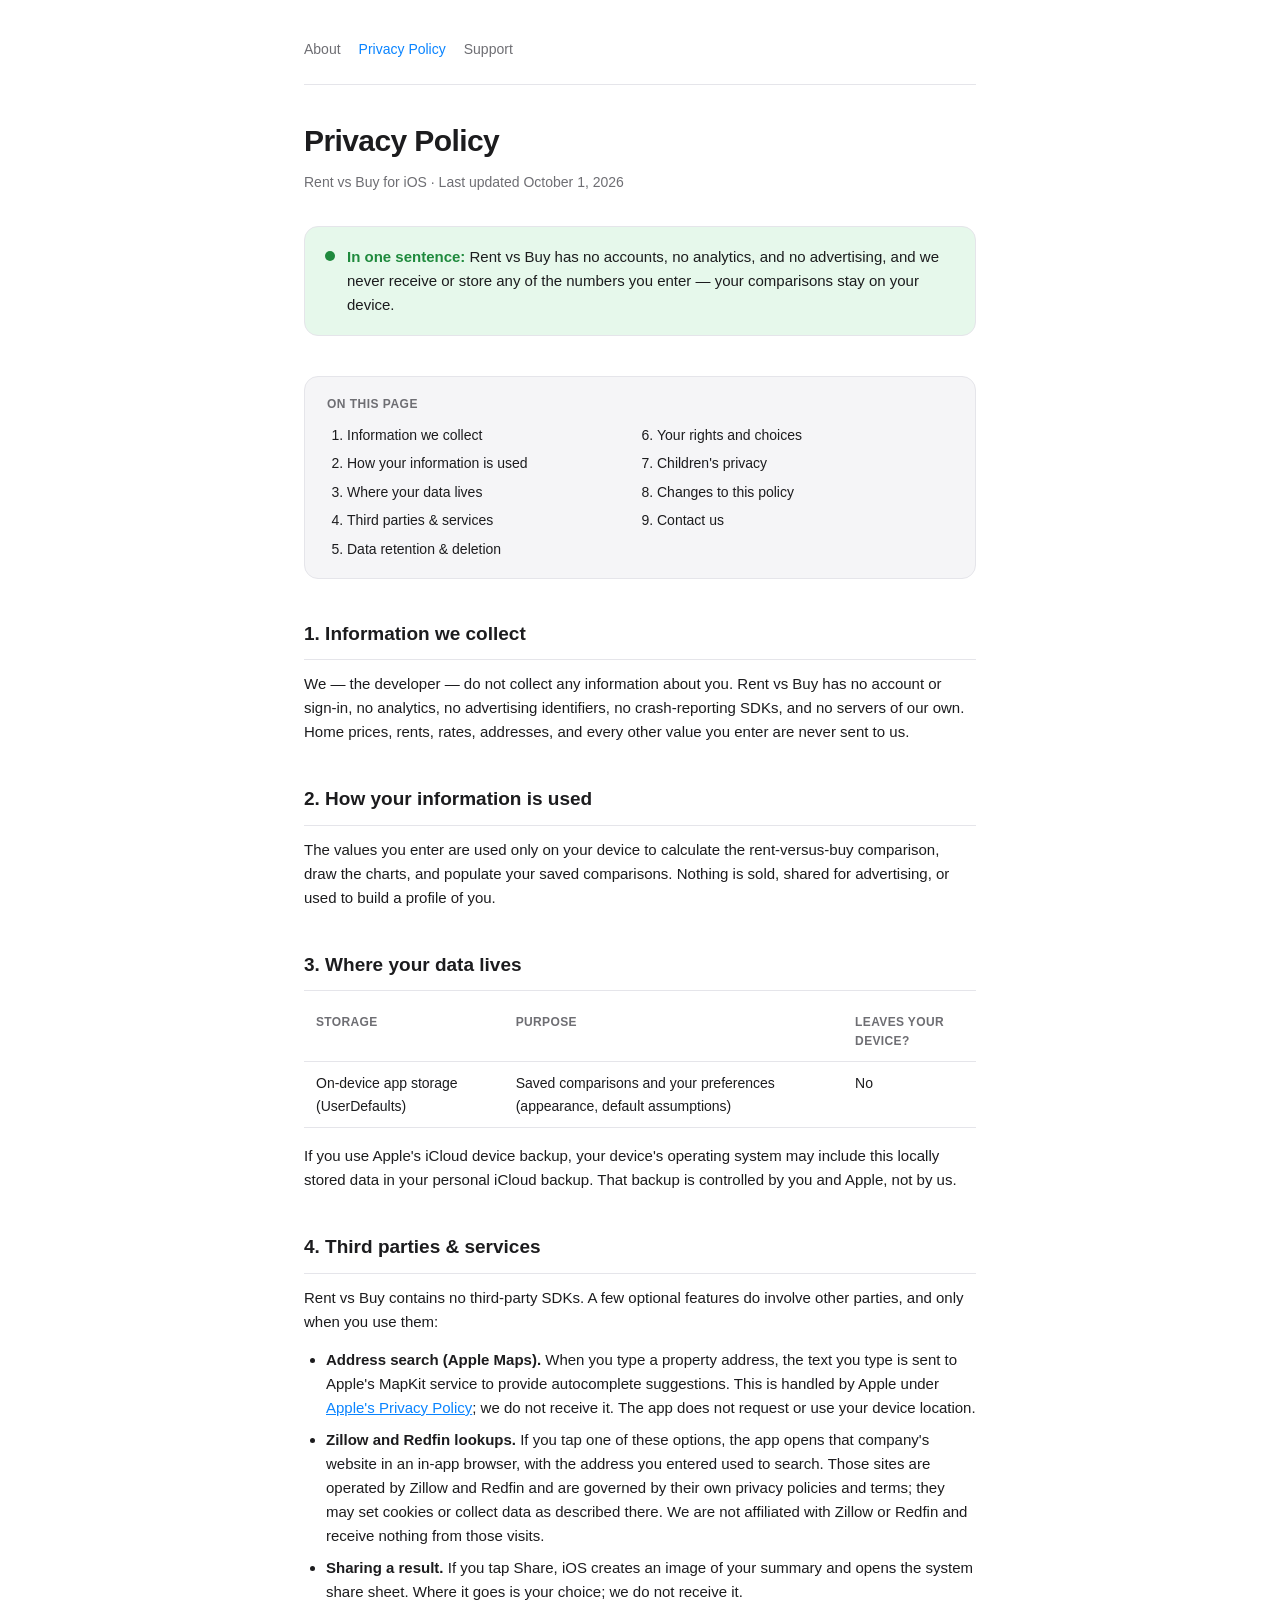
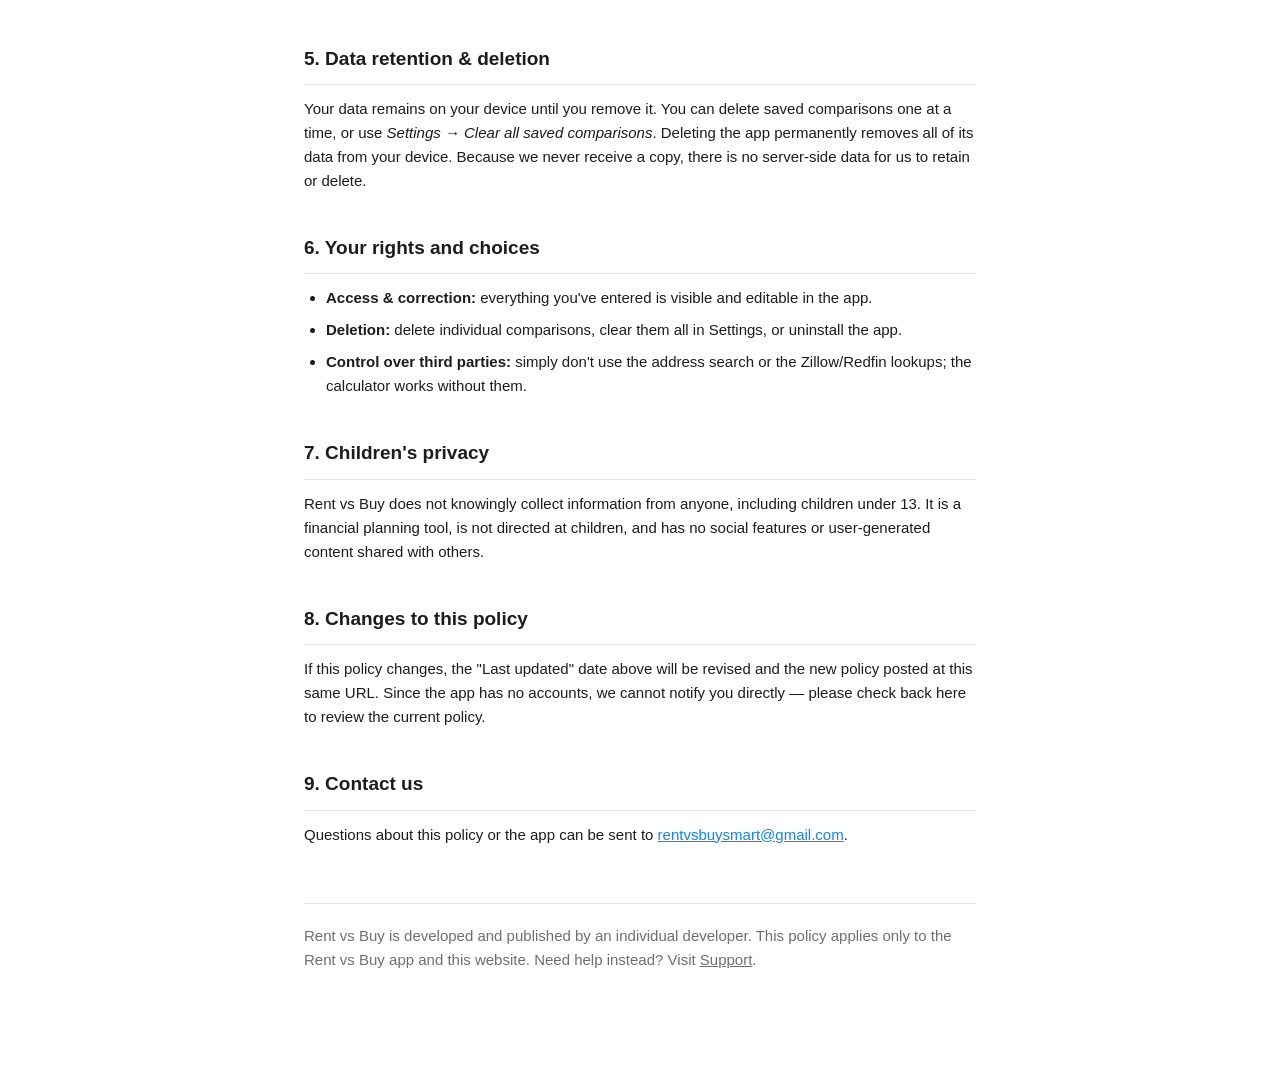
<file: docs/index.html>
<!DOCTYPE html>
<html lang="en">
<head>
<meta charset="utf-8">
<meta name="viewport" content="width=device-width, initial-scale=1.0">
<title>Privacy Policy — Rent vs Buy</title>
<meta name="description" content="Privacy Policy for the Rent vs Buy iOS app.">
<link rel="stylesheet" href="style.css">
</head>
<body>

<nav class="crumbs" aria-label="Site navigation">
  <a href="about.html">About</a><a href="./" class="active">Privacy Policy</a><a href="support.html">Support</a>
</nav>

<header>
  <h1>Privacy Policy</h1>
  <p class="updated">Rent vs Buy for iOS · Last updated October 1, 2026</p>
</header>

<div class="summary-card">
  <span class="dot"></span>
  <p><strong>In one sentence:</strong> Rent vs Buy has no accounts, no analytics, and no advertising, and we never receive or store any of the numbers you enter — your comparisons stay on your device.</p>
</div>

<nav class="toc" aria-label="Table of contents">
  <p>On this page</p>
  <ol>
    <li><a href="#collect">Information we collect</a></li>
    <li><a href="#use">How your information is used</a></li>
    <li><a href="#storage">Where your data lives</a></li>
    <li><a href="#sharing">Third parties &amp; services</a></li>
    <li><a href="#retention">Data retention &amp; deletion</a></li>
    <li><a href="#rights">Your rights and choices</a></li>
    <li><a href="#children">Children's privacy</a></li>
    <li><a href="#changes">Changes to this policy</a></li>
    <li><a href="#contact">Contact us</a></li>
  </ol>
</nav>

<section id="collect">
  <h2>1. Information we collect</h2>
  <p>
    We — the developer — do not collect any information about you. Rent vs Buy has no
    account or sign-in, no analytics, no advertising identifiers, no crash-reporting
    SDKs, and no servers of our own. Home prices, rents, rates, addresses, and every
    other value you enter are never sent to us.
  </p>
</section>

<section id="use">
  <h2>2. How your information is used</h2>
  <p>
    The values you enter are used only on your device to calculate the rent-versus-buy
    comparison, draw the charts, and populate your saved comparisons. Nothing is sold,
    shared for advertising, or used to build a profile of you.
  </p>
</section>

<section id="storage">
  <h2>3. Where your data lives</h2>
  <table>
    <thead>
      <tr><th>Storage</th><th>Purpose</th><th>Leaves your device?</th></tr>
    </thead>
    <tbody>
      <tr>
        <td>On-device app storage (UserDefaults)</td>
        <td>Saved comparisons and your preferences (appearance, default assumptions)</td>
        <td>No</td>
      </tr>
    </tbody>
  </table>
  <p>
    If you use Apple's iCloud device backup, your device's operating system may include
    this locally stored data in your personal iCloud backup. That backup is controlled by
    you and Apple, not by us.
  </p>
</section>

<section id="sharing">
  <h2>4. Third parties &amp; services</h2>
  <p>
    Rent vs Buy contains no third-party SDKs. A few optional features do involve other
    parties, and only when you use them:
  </p>
  <ul>
    <li>
      <strong>Address search (Apple Maps).</strong> When you type a property address, the
      text you type is sent to Apple's MapKit service to provide autocomplete suggestions.
      This is handled by Apple under <a href="https://www.apple.com/legal/privacy/">Apple's Privacy Policy</a>;
      we do not receive it. The app does not request or use your device location.
    </li>
    <li>
      <strong>Zillow and Redfin lookups.</strong> If you tap one of these options, the app
      opens that company's website in an in-app browser, with the address you entered used
      to search. Those sites are operated by Zillow and Redfin and are governed by their own
      privacy policies and terms; they may set cookies or collect data as described there.
      We are not affiliated with Zillow or Redfin and receive nothing from those visits.
    </li>
    <li>
      <strong>Sharing a result.</strong> If you tap Share, iOS creates an image of your
      summary and opens the system share sheet. Where it goes is your choice; we do not
      receive it.
    </li>
  </ul>
</section>

<section id="retention">
  <h2>5. Data retention &amp; deletion</h2>
  <p>
    Your data remains on your device until you remove it. You can delete saved comparisons
    one at a time, or use <em>Settings → Clear all saved comparisons</em>. Deleting the app
    permanently removes all of its data from your device. Because we never receive a copy,
    there is no server-side data for us to retain or delete.
  </p>
</section>

<section id="rights">
  <h2>6. Your rights and choices</h2>
  <ul>
    <li><strong>Access &amp; correction:</strong> everything you've entered is visible and editable in the app.</li>
    <li><strong>Deletion:</strong> delete individual comparisons, clear them all in Settings, or uninstall the app.</li>
    <li><strong>Control over third parties:</strong> simply don't use the address search or the Zillow/Redfin lookups; the calculator works without them.</li>
  </ul>
</section>

<section id="children">
  <h2>7. Children's privacy</h2>
  <p>
    Rent vs Buy does not knowingly collect information from anyone, including children
    under 13. It is a financial planning tool, is not directed at children, and has no
    social features or user-generated content shared with others.
  </p>
</section>

<section id="changes">
  <h2>8. Changes to this policy</h2>
  <p>
    If this policy changes, the "Last updated" date above will be revised and the new policy
    posted at this same URL. Since the app has no accounts, we cannot notify you directly —
    please check back here to review the current policy.
  </p>
</section>

<section id="contact">
  <h2>9. Contact us</h2>
  <p>
    Questions about this policy or the app can be sent to
    <a href="mailto:rentvsbuysmart@gmail.com">rentvsbuysmart@gmail.com</a>.
  </p>
</section>

<footer>
  <p>Rent vs Buy is developed and published by an individual developer. This policy applies only to the Rent vs Buy app and this website. Need help instead? Visit <a href="support.html">Support</a>.</p>
</footer>
</body>
</html>
</file>
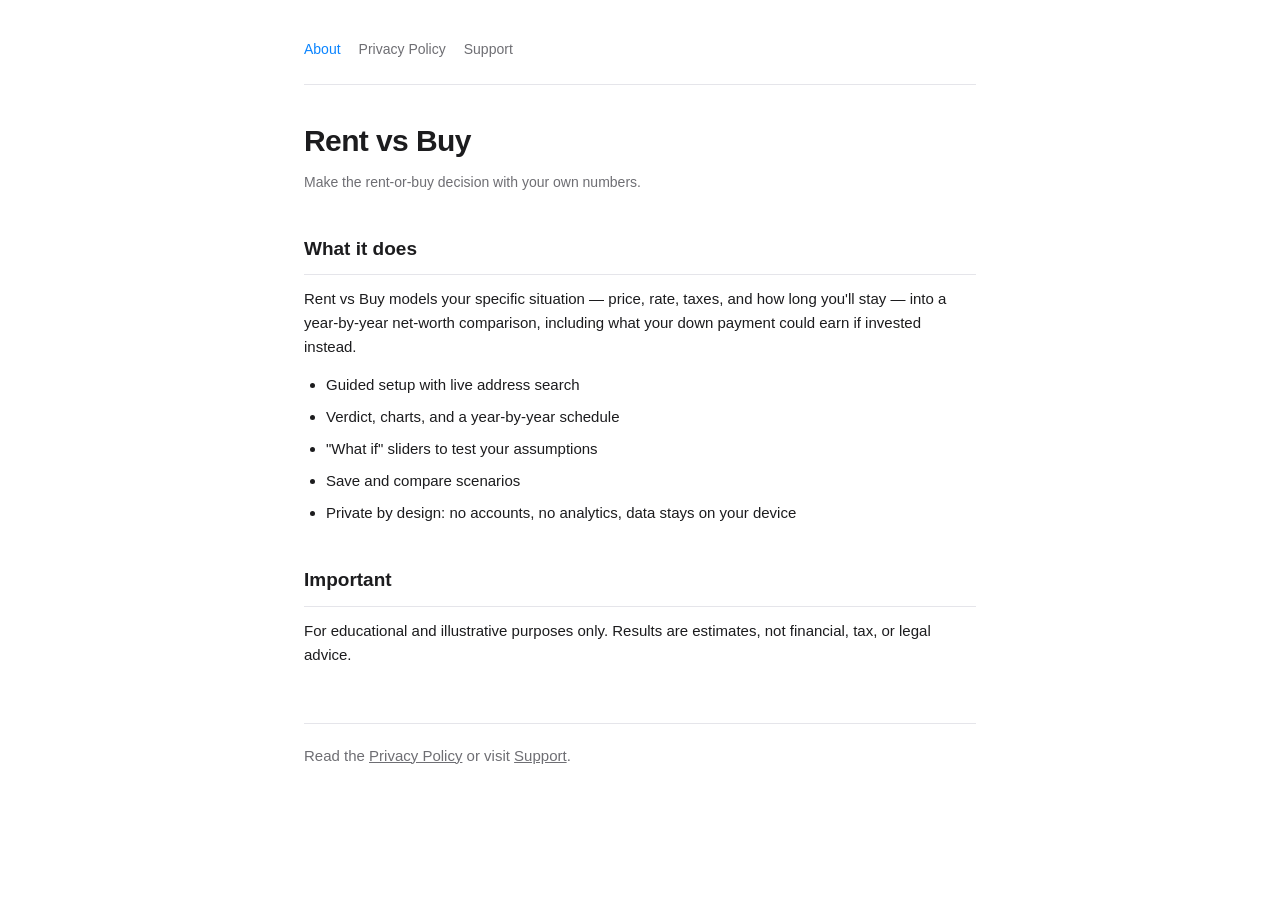
<file: docs/about.html>
<!DOCTYPE html>
<html lang="en">
<head>
<meta charset="utf-8">
<meta name="viewport" content="width=device-width, initial-scale=1.0">
<title>About — Rent vs Buy</title>
<meta name="description" content="Rent vs Buy: compare renting and buying a home with your own numbers.">
<link rel="stylesheet" href="style.css">
</head>
<body>

<nav class="crumbs" aria-label="Site navigation">
  <a href="about.html" class="active">About</a><a href="./">Privacy Policy</a><a href="support.html">Support</a>
</nav>

<header>
  <h1>Rent vs Buy</h1>
  <p class="updated">Make the rent-or-buy decision with your own numbers.</p>
</header>

<section id="what">
  <h2>What it does</h2>
  <p>
    Rent vs Buy models your specific situation — price, rate, taxes, and how long you'll
    stay — into a year-by-year net-worth comparison, including what your down payment could
    earn if invested instead.
  </p>
  <ul>
    <li>Guided setup with live address search</li>
    <li>Verdict, charts, and a year-by-year schedule</li>
    <li>"What if" sliders to test your assumptions</li>
    <li>Save and compare scenarios</li>
    <li>Private by design: no accounts, no analytics, data stays on your device</li>
  </ul>
</section>

<section id="notice">
  <h2>Important</h2>
  <p>
    For educational and illustrative purposes only. Results are estimates, not financial,
    tax, or legal advice.
  </p>
</section>

<footer>
  <p>Read the <a href="./">Privacy Policy</a> or visit <a href="support.html">Support</a>.</p>
</footer>
</body>
</html>
</file>
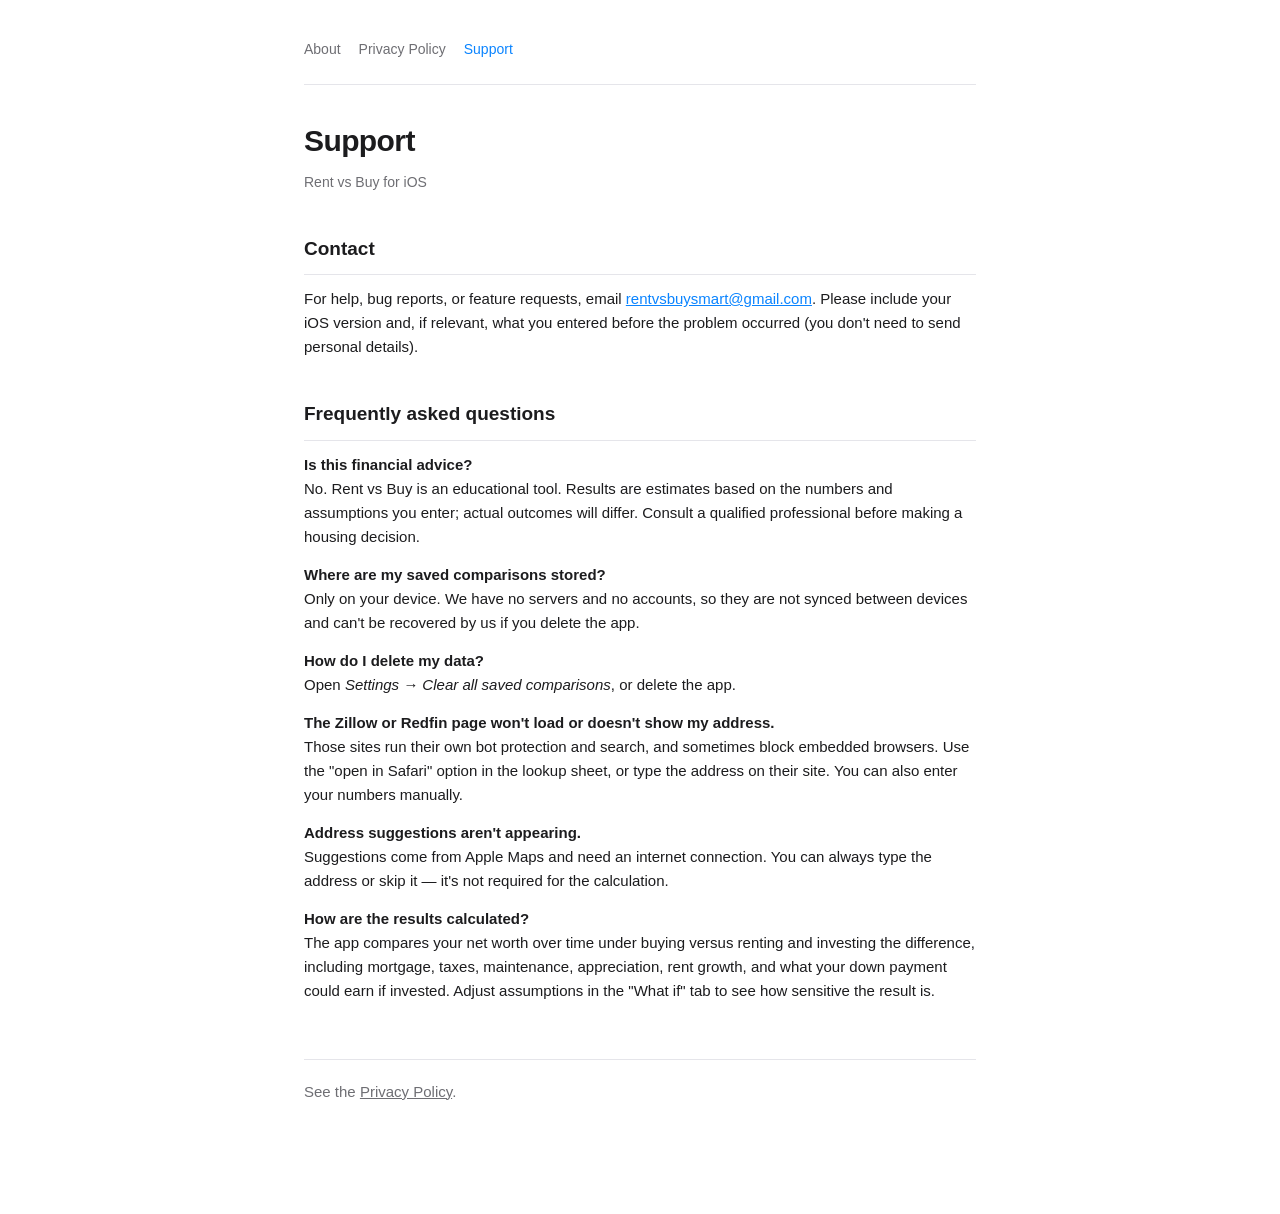
<file: docs/support.html>
<!DOCTYPE html>
<html lang="en">
<head>
<meta charset="utf-8">
<meta name="viewport" content="width=device-width, initial-scale=1.0">
<title>Support — Rent vs Buy</title>
<meta name="description" content="Support for the Rent vs Buy iOS app.">
<link rel="stylesheet" href="style.css">
</head>
<body>

<nav class="crumbs" aria-label="Site navigation">
  <a href="about.html">About</a><a href="./">Privacy Policy</a><a href="support.html" class="active">Support</a>
</nav>

<header>
  <h1>Support</h1>
  <p class="updated">Rent vs Buy for iOS</p>
</header>

<section id="contact">
  <h2>Contact</h2>
  <p>
    For help, bug reports, or feature requests, email
    <a href="mailto:rentvsbuysmart@gmail.com">rentvsbuysmart@gmail.com</a>. Please include your iOS version and, if
    relevant, what you entered before the problem occurred (you don't need to send
    personal details).
  </p>
</section>

<section id="faq">
  <h2>Frequently asked questions</h2>
  <p><strong>Is this financial advice?</strong><br>
  No. Rent vs Buy is an educational tool. Results are estimates based on the numbers and assumptions you enter; actual outcomes will differ. Consult a qualified professional before making a housing decision.</p>

  <p><strong>Where are my saved comparisons stored?</strong><br>
  Only on your device. We have no servers and no accounts, so they are not synced between devices and can't be recovered by us if you delete the app.</p>

  <p><strong>How do I delete my data?</strong><br>
  Open <em>Settings → Clear all saved comparisons</em>, or delete the app.</p>

  <p><strong>The Zillow or Redfin page won't load or doesn't show my address.</strong><br>
  Those sites run their own bot protection and search, and sometimes block embedded browsers. Use the "open in Safari" option in the lookup sheet, or type the address on their site. You can also enter your numbers manually.</p>

  <p><strong>Address suggestions aren't appearing.</strong><br>
  Suggestions come from Apple Maps and need an internet connection. You can always type the address or skip it — it's not required for the calculation.</p>

  <p><strong>How are the results calculated?</strong><br>
  The app compares your net worth over time under buying versus renting and investing the difference, including mortgage, taxes, maintenance, appreciation, rent growth, and what your down payment could earn if invested. Adjust assumptions in the "What if" tab to see how sensitive the result is.</p>
</section>

<footer>
  <p>See the <a href="./">Privacy Policy</a>.</p>
</footer>
</body>
</html>
</file>
<file: docs/style.css>
:root {
    color-scheme: light dark;
    --text: #1c1c1e;
    --muted: #6e6e73;
    --bg: #ffffff;
    --card-bg: #f5f5f7;
    --border: #e5e5ea;
    --accent: #0a84ff;
    --accent-soft: rgba(10, 132, 255, 0.1);
    --badge-green: #1f8a3d;
    --badge-green-bg: rgba(52, 199, 89, 0.12);
  }
  @media (prefers-color-scheme: dark) {
    :root {
      --text: #f2f2f7;
      --muted: #9b9ba1;
      --bg: #000000;
      --card-bg: #1c1c1e;
      --border: #2c2c2e;
      --accent: #409cff;
      --accent-soft: rgba(64, 156, 255, 0.15);
      --badge-green: #34c759;
      --badge-green-bg: rgba(52, 199, 89, 0.15);
    }
  }
  * { box-sizing: border-box; }
  body {
    font-family: -apple-system, BlinkMacSystemFont, "Segoe UI", Roboto, Helvetica, Arial, sans-serif;
    line-height: 1.6;
    max-width: 720px;
    margin: 0 auto;
    padding: 24px 24px 96px;
    color: var(--text);
    background: var(--bg);
  }
  nav.crumbs {
    display: flex;
    gap: 18px;
    padding: 14px 0 24px;
    margin-bottom: 8px;
    border-bottom: 1px solid var(--border);
    font-size: 14px;
  }
  nav.crumbs a {
    color: var(--muted);
    text-decoration: none;
    font-weight: 500;
  }
  nav.crumbs a.active {
    color: var(--accent);
  }
  header {
    margin: 32px 0;
  }
  h1 {
    font-size: 30px;
    font-weight: 700;
    margin: 0 0 6px;
    letter-spacing: -0.02em;
  }
  .updated {
    color: var(--muted);
    font-size: 14px;
    margin: 0;
  }
  .summary-card {
    display: flex;
    align-items: flex-start;
    gap: 12px;
    background: var(--badge-green-bg);
    border: 1px solid var(--border);
    border-radius: 14px;
    padding: 18px 20px;
    margin: 28px 0 40px;
  }
  .summary-card .dot {
    flex: 0 0 auto;
    width: 10px;
    height: 10px;
    border-radius: 50%;
    background: var(--badge-green);
    margin-top: 6px;
  }
  .summary-card p {
    margin: 0;
    font-size: 15px;
    color: var(--text);
  }
  .summary-card strong {
    color: var(--badge-green);
  }
  nav.toc {
    background: var(--card-bg);
    border: 1px solid var(--border);
    border-radius: 14px;
    padding: 18px 22px;
    margin-bottom: 40px;
  }
  nav.toc p {
    margin: 0 0 10px;
    font-size: 12px;
    font-weight: 600;
    letter-spacing: 0.04em;
    text-transform: uppercase;
    color: var(--muted);
  }
  nav.toc ol {
    margin: 0;
    padding-left: 20px;
    columns: 2;
    font-size: 14px;
  }
  nav.toc li {
    margin-bottom: 6px;
    break-inside: avoid;
  }
  nav.toc a {
    color: var(--text);
    text-decoration: none;
  }
  nav.toc a:hover {
    color: var(--accent);
  }
  section {
    margin-top: 40px;
    scroll-margin-top: 24px;
  }
  h2 {
    font-size: 19px;
    font-weight: 650;
    margin: 0 0 12px;
    padding-bottom: 10px;
    border-bottom: 1px solid var(--border);
  }
  p {
    margin: 0 0 14px;
    font-size: 15px;
  }
  ul {
    margin: 0 0 14px;
    padding-left: 22px;
    font-size: 15px;
  }
  li {
    margin-bottom: 8px;
  }
  table {
    width: 100%;
    border-collapse: collapse;
    margin: 4px 0 16px;
    font-size: 14px;
  }
  th, td {
    text-align: left;
    padding: 10px 12px;
    border-bottom: 1px solid var(--border);
    vertical-align: top;
  }
  th {
    color: var(--muted);
    font-weight: 600;
    font-size: 12px;
    text-transform: uppercase;
    letter-spacing: 0.03em;
  }
  a {
    color: var(--accent);
  }
  code {
    background: var(--card-bg);
    border: 1px solid var(--border);
    border-radius: 4px;
    padding: 1px 6px;
    font-size: 13px;
  }
  footer {
    margin-top: 56px;
    padding-top: 20px;
    border-top: 1px solid var(--border);
    font-size: 13px;
    color: var(--muted);
  }
  footer a {
    color: var(--muted);
  }
</file>
